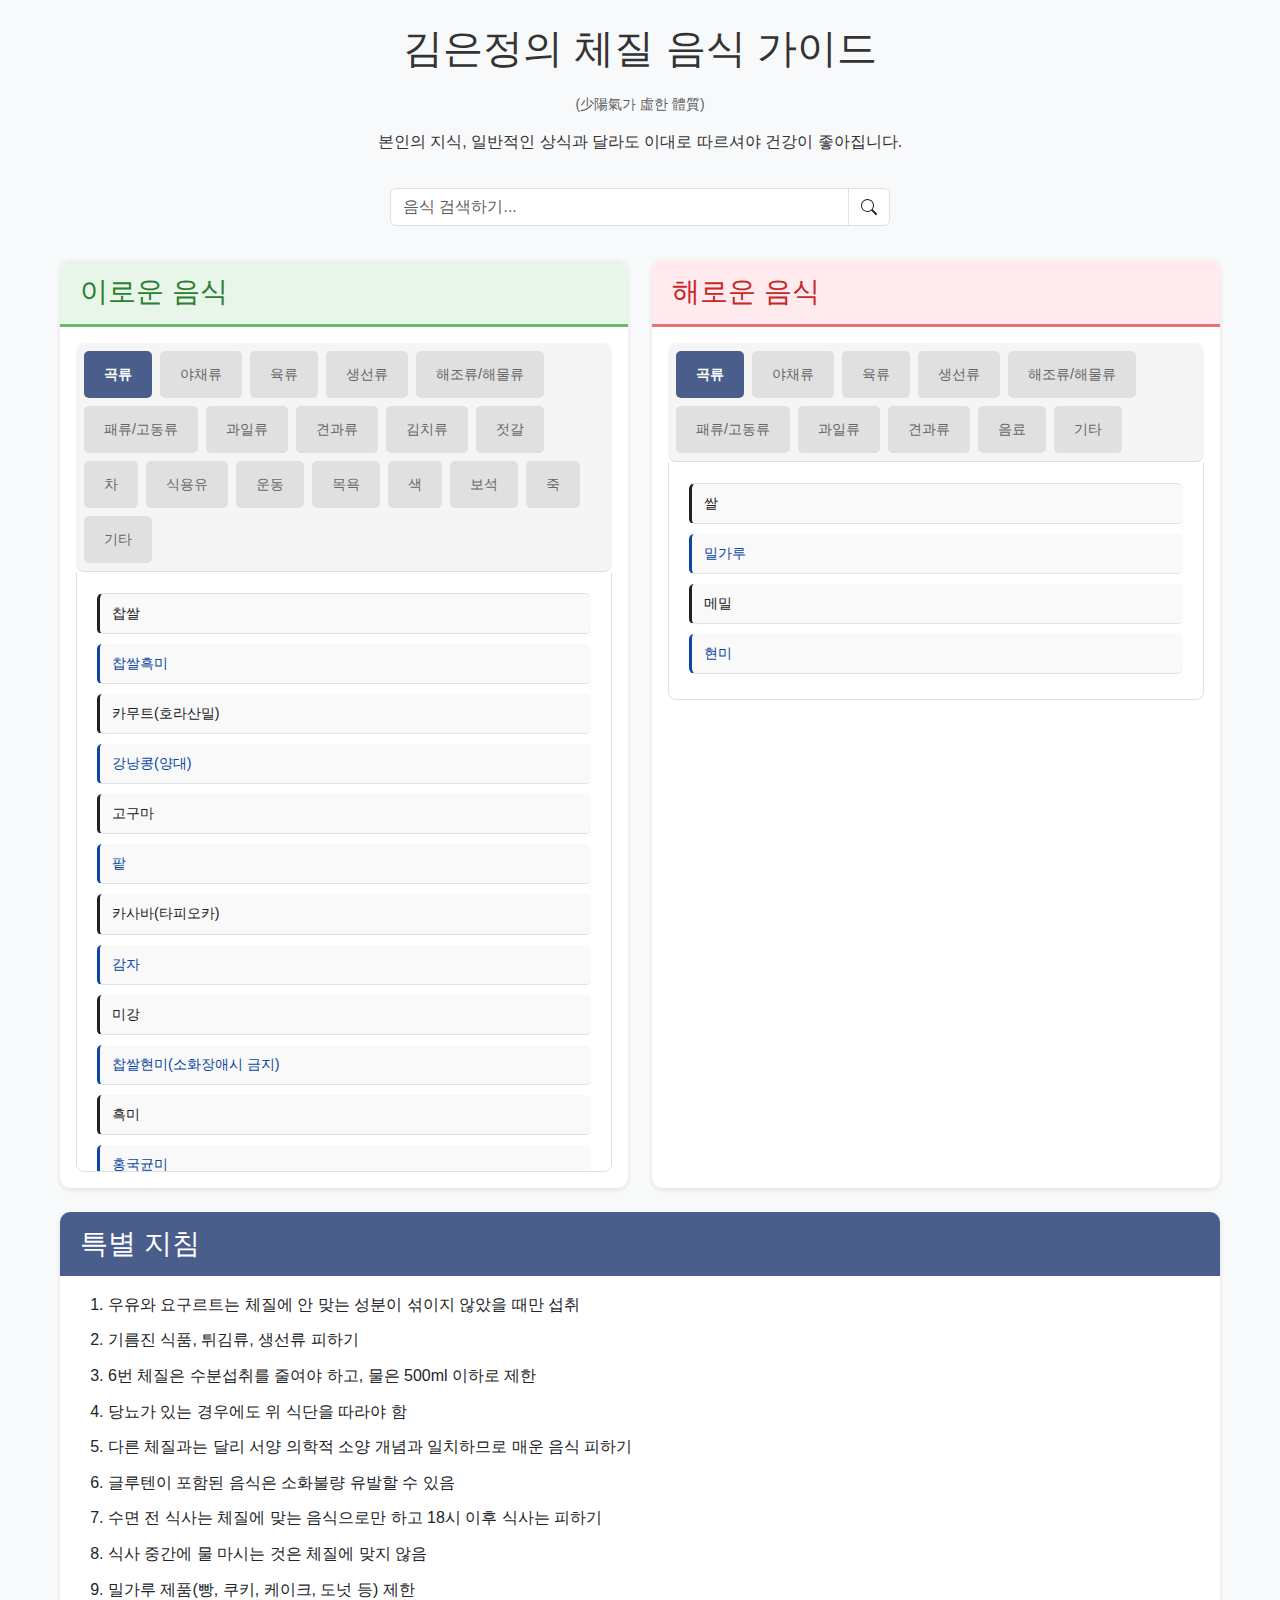
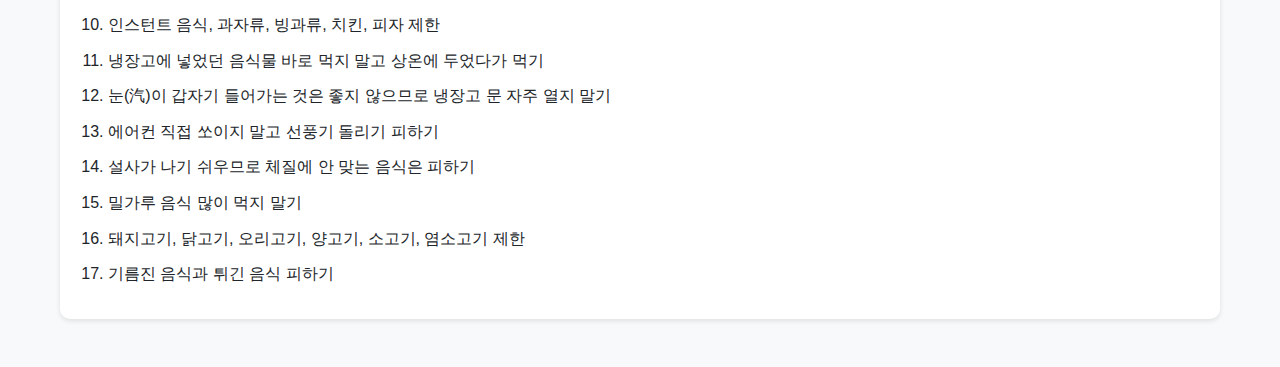
<file: index.html>
<!DOCTYPE html>
<html lang="ko">
<head>
    <meta charset="UTF-8">
    <meta name="viewport" content="width=device-width, initial-scale=1.0">
    <base href=".">
    <title>김은정의 체질 음식 가이드</title>
    <link href="https://cdn.jsdelivr.net/npm/bootstrap@5.1.3/dist/css/bootstrap.min.css" rel="stylesheet">
    <link href="static/style.css" rel="stylesheet">
</head>
<body>
    <div class="container py-4">
        <h1 class="text-center mb-4">김은정의 체질 음식 가이드</h1>
        <h2 class="text-center mb-3 text-muted small">(少陽氣가 虛한 體質)</h2>
        <p class="text-center mb-4">본인의 지식, 일반적인 상식과 달라도 이대로 따르셔야 건강이 좋아집니다.</p>
        
        <!-- 검색 기능 -->
        <div class="search-container mb-4">
            <div class="input-group">
                <input type="text" id="searchInput" class="form-control" placeholder="음식 검색하기...">
                <span class="input-group-text bg-white">
                    <svg xmlns="http://www.w3.org/2000/svg" width="16" height="16" fill="currentColor" class="bi bi-search" viewBox="0 0 16 16">
                        <path d="M11.742 10.344a6.5 6.5 0 1 0-1.397 1.398h-.001c.03.04.062.078.098.115l3.85 3.85a1 1 0 0 0 1.415-1.414l-3.85-3.85a1.007 1.007 0 0 0-.115-.1zM12 6.5a5.5 5.5 0 1 1-11 0 5.5 5.5 0 0 1 11 0z"/>
                    </svg>
                </span>
            </div>
        </div>

        <!-- 음식 목록 -->
        <div class="row">
            <!-- 이로운 음식 -->
            <div class="col-md-6 mb-4">
                <div class="card h-100">
                    <div class="card-header bg-success text-white">
                        <h3 class="card-title mb-0">이로운 음식</h3>
                    </div>
                    <div class="card-body">
                        <!-- 카테고리 탭 -->
                        <ul class="nav nav-tabs" id="goodFoodTabs" role="tablist">
                            <li class="nav-item" role="presentation">
                                <button class="nav-link active" data-bs-toggle="tab" data-bs-target="#good-grain" type="button">곡류</button>
                            </li>
                            <li class="nav-item" role="presentation">
                                <button class="nav-link" data-bs-toggle="tab" data-bs-target="#good-vegetable" type="button">야채류</button>
                            </li>
                            <li class="nav-item" role="presentation">
                                <button class="nav-link" data-bs-toggle="tab" data-bs-target="#good-meat" type="button">육류</button>
                            </li>
                            <li class="nav-item" role="presentation">
                                <button class="nav-link" data-bs-toggle="tab" data-bs-target="#good-fish" type="button">생선류</button>
                            </li>
                            <li class="nav-item" role="presentation">
                                <button class="nav-link" data-bs-toggle="tab" data-bs-target="#good-seafood" type="button">해조류/해물류</button>
                            </li>
                            <li class="nav-item" role="presentation">
                                <button class="nav-link" data-bs-toggle="tab" data-bs-target="#good-shellfish" type="button">패류/고동류</button>
                            </li>
                            <li class="nav-item" role="presentation">
                                <button class="nav-link" data-bs-toggle="tab" data-bs-target="#good-fruit" type="button">과일류</button>
                            </li>
                            <li class="nav-item" role="presentation">
                                <button class="nav-link" data-bs-toggle="tab" data-bs-target="#good-nuts" type="button">견과류</button>
                            </li>
                            <li class="nav-item" role="presentation">
                                <button class="nav-link" data-bs-toggle="tab" data-bs-target="#good-kimchi" type="button">김치류</button>
                            </li>
                            <li class="nav-item" role="presentation">
                                <button class="nav-link" data-bs-toggle="tab" data-bs-target="#good-jjot" type="button">젓갈</button>
                            </li>
                            <li class="nav-item" role="presentation">
                                <button class="nav-link" data-bs-toggle="tab" data-bs-target="#good-tea" type="button">차</button>
                            </li>
                            <li class="nav-item" role="presentation">
                                <button class="nav-link" data-bs-toggle="tab" data-bs-target="#good-oil" type="button">식용유</button>
                            </li>
                            <li class="nav-item" role="presentation">
                                <button class="nav-link" data-bs-toggle="tab" data-bs-target="#good-exercise" type="button">운동</button>
                            </li>
                            <li class="nav-item" role="presentation">
                                <button class="nav-link" data-bs-toggle="tab" data-bs-target="#good-bath" type="button">목욕</button>
                            </li>
                            <li class="nav-item" role="presentation">
                                <button class="nav-link" data-bs-toggle="tab" data-bs-target="#good-color" type="button">색</button>
                            </li>
                            <li class="nav-item" role="presentation">
                                <button class="nav-link" data-bs-toggle="tab" data-bs-target="#good-jewelry" type="button">보석</button>
                            </li>
                            <li class="nav-item" role="presentation">
                                <button class="nav-link" data-bs-toggle="tab" data-bs-target="#good-porridge" type="button">죽</button>
                            </li>
                            <li class="nav-item" role="presentation">
                                <button class="nav-link" data-bs-toggle="tab" data-bs-target="#good-etc" type="button">기타</button>
                            </li>
                        </ul>
                        <!-- 탭 내용 -->
                        <div class="tab-content pt-3" id="goodFoodTabContent">
                            <div class="tab-pane fade show active" id="good-grain" role="tabpanel">
                                <div id="goodFoodgrain"></div>
                            </div>
                            <div class="tab-pane fade" id="good-vegetable" role="tabpanel">
                                <div id="goodFoodvegetable"></div>
                            </div>
                            <div class="tab-pane fade" id="good-meat" role="tabpanel">
                                <div id="goodFoodmeat"></div>
                            </div>
                            <div class="tab-pane fade" id="good-fish" role="tabpanel">
                                <div id="goodFoodfish"></div>
                            </div>
                            <div class="tab-pane fade" id="good-seafood" role="tabpanel">
                                <div id="goodFoodseafood"></div>
                            </div>
                            <div class="tab-pane fade" id="good-shellfish" role="tabpanel">
                                <div id="goodFoodshellfish"></div>
                            </div>
                            <div class="tab-pane fade" id="good-fruit" role="tabpanel">
                                <div id="goodFoodfruit"></div>
                            </div>
                            <div class="tab-pane fade" id="good-nuts" role="tabpanel">
                                <div id="goodFoodnuts"></div>
                            </div>
                            <div class="tab-pane fade" id="good-kimchi" role="tabpanel">
                                <div id="goodFoodkimchi"></div>
                            </div>
                            <div class="tab-pane fade" id="good-jjot" role="tabpanel">
                                <div id="goodFoodjjot"></div>
                            </div>
                            <div class="tab-pane fade" id="good-tea" role="tabpanel">
                                <div id="goodFoodtea"></div>
                            </div>
                            <div class="tab-pane fade" id="good-oil" role="tabpanel">
                                <div id="goodFoodoil"></div>
                            </div>
                            <div class="tab-pane fade" id="good-exercise" role="tabpanel">
                                <div id="goodFoodexercise"></div>
                            </div>
                            <div class="tab-pane fade" id="good-bath" role="tabpanel">
                                <div id="goodFoodbath"></div>
                            </div>
                            <div class="tab-pane fade" id="good-color" role="tabpanel">
                                <div id="goodFoodcolor"></div>
                            </div>
                            <div class="tab-pane fade" id="good-jewelry" role="tabpanel">
                                <div id="goodFoodjewelry"></div>
                            </div>
                            <div class="tab-pane fade" id="good-porridge" role="tabpanel">
                                <div id="goodFoodporridge"></div>
                            </div>
                            <div class="tab-pane fade" id="good-etc" role="tabpanel">
                                <div id="goodFoodetc"></div>
                            </div>
                        </div>
                    </div>
                </div>
            </div>
            
            <!-- 해로운 음식 -->
            <div class="col-md-6 mb-4">
                <div class="card h-100">
                    <div class="card-header bg-danger text-white">
                        <h3 class="card-title mb-0">해로운 음식</h3>
                    </div>
                    <div class="card-body">
                        <!-- 카테고리 탭 -->
                        <ul class="nav nav-tabs" id="badFoodTabs" role="tablist">
                            <li class="nav-item" role="presentation">
                                <button class="nav-link active" data-bs-toggle="tab" data-bs-target="#bad-grain" type="button">곡류</button>
                            </li>
                            <li class="nav-item" role="presentation">
                                <button class="nav-link" data-bs-toggle="tab" data-bs-target="#bad-vegetable" type="button">야채류</button>
                            </li>
                            <li class="nav-item" role="presentation">
                                <button class="nav-link" data-bs-toggle="tab" data-bs-target="#bad-meat" type="button">육류</button>
                            </li>
                            <li class="nav-item" role="presentation">
                                <button class="nav-link" data-bs-toggle="tab" data-bs-target="#bad-fish" type="button">생선류</button>
                            </li>
                            <li class="nav-item" role="presentation">
                                <button class="nav-link" data-bs-toggle="tab" data-bs-target="#bad-seafood" type="button">해조류/해물류</button>
                            </li>
                            <li class="nav-item" role="presentation">
                                <button class="nav-link" data-bs-toggle="tab" data-bs-target="#bad-shellfish" type="button">패류/고동류</button>
                            </li>
                            <li class="nav-item" role="presentation">
                                <button class="nav-link" data-bs-toggle="tab" data-bs-target="#bad-fruit" type="button">과일류</button>
                            </li>
                            <li class="nav-item" role="presentation">
                                <button class="nav-link" data-bs-toggle="tab" data-bs-target="#bad-nuts" type="button">견과류</button>
                            </li>
                            <li class="nav-item" role="presentation">
                                <button class="nav-link" data-bs-toggle="tab" data-bs-target="#bad-drink" type="button">음료</button>
                            </li>
                            <li class="nav-item" role="presentation">
                                <button class="nav-link" data-bs-toggle="tab" data-bs-target="#bad-etc" type="button">기타</button>
                            </li>
                        </ul>
                        <!-- 탭 내용 -->
                        <div class="tab-content pt-3" id="badFoodTabContent">
                            <div class="tab-pane fade show active" id="bad-grain" role="tabpanel">
                                <div id="badFoodgrain"></div>
                            </div>
                            <div class="tab-pane fade" id="bad-vegetable" role="tabpanel">
                                <div id="badFoodvegetable"></div>
                            </div>
                            <div class="tab-pane fade" id="bad-meat" role="tabpanel">
                                <div id="badFoodmeat"></div>
                            </div>
                            <div class="tab-pane fade" id="bad-fish" role="tabpanel">
                                <div id="badFoodfish"></div>
                            </div>
                            <div class="tab-pane fade" id="bad-seafood" role="tabpanel">
                                <div id="badFoodseafood"></div>
                            </div>
                            <div class="tab-pane fade" id="bad-shellfish" role="tabpanel">
                                <div id="badFoodshellfish"></div>
                            </div>
                            <div class="tab-pane fade" id="bad-fruit" role="tabpanel">
                                <div id="badFoodfruit"></div>
                            </div>
                            <div class="tab-pane fade" id="bad-nuts" role="tabpanel">
                                <div id="badFoodnuts"></div>
                            </div>
                            <div class="tab-pane fade" id="bad-drink" role="tabpanel">
                                <div id="badFooddrink"></div>
                            </div>
                            <div class="tab-pane fade" id="bad-etc" role="tabpanel">
                                <div id="badFoodetc"></div>
                            </div>
                        </div>
                    </div>
                </div>
            </div>
        </div>

        <!-- 특별 지침 -->
        <div class="card mb-4">
            <div class="card-header bg-info text-white">
                <h3 class="card-title mb-0">특별 지침</h3>
            </div>
            <div class="card-body">
                <ol>
                    <li>우유와 요구르트는 체질에 안 맞는 성분이 섞이지 않았을 때만 섭취</li>
                    <li>기름진 식품, 튀김류, 생선류 피하기</li>
                    <li>6번 체질은 수분섭취를 줄여야 하고, 물은 500ml 이하로 제한</li>
                    <li>당뇨가 있는 경우에도 위 식단을 따라야 함</li>
                    <li>다른 체질과는 달리 서양 의학적 소양 개념과 일치하므로 매운 음식 피하기</li>
                    <li>글루텐이 포함된 음식은 소화불량 유발할 수 있음</li>
                    <li>수면 전 식사는 체질에 맞는 음식으로만 하고 18시 이후 식사는 피하기</li>
                    <li>식사 중간에 물 마시는 것은 체질에 맞지 않음</li>
                    <li>밀가루 제품(빵, 쿠키, 케이크, 도넛 등) 제한</li>
                    <li>인스턴트 음식, 과자류, 빙과류, 치킨, 피자 제한</li>
                    <li>냉장고에 넣었던 음식물 바로 먹지 말고 상온에 두었다가 먹기</li>
                    <li>눈(汽)이 갑자기 들어가는 것은 좋지 않으므로 냉장고 문 자주 열지 말기</li>
                    <li>에어컨 직접 쏘이지 말고 선풍기 돌리기 피하기</li>
                    <li>설사가 나기 쉬우므로 체질에 안 맞는 음식은 피하기</li>
                    <li>밀가루 음식 많이 먹지 말기</li>
                    <li>돼지고기, 닭고기, 오리고기, 양고기, 소고기, 염소고기 제한</li>
                    <li>기름진 음식과 튀긴 음식 피하기</li>
                </ol>
            </div>
        </div>
    </div>

    <!-- JavaScript -->
    <script src="https://cdn.jsdelivr.net/npm/bootstrap@5.1.3/dist/js/bootstrap.bundle.min.js"></script>
    <script src="static/data.js"></script>
    <script src="static/script.js"></script>
</body>
</html>
</file>
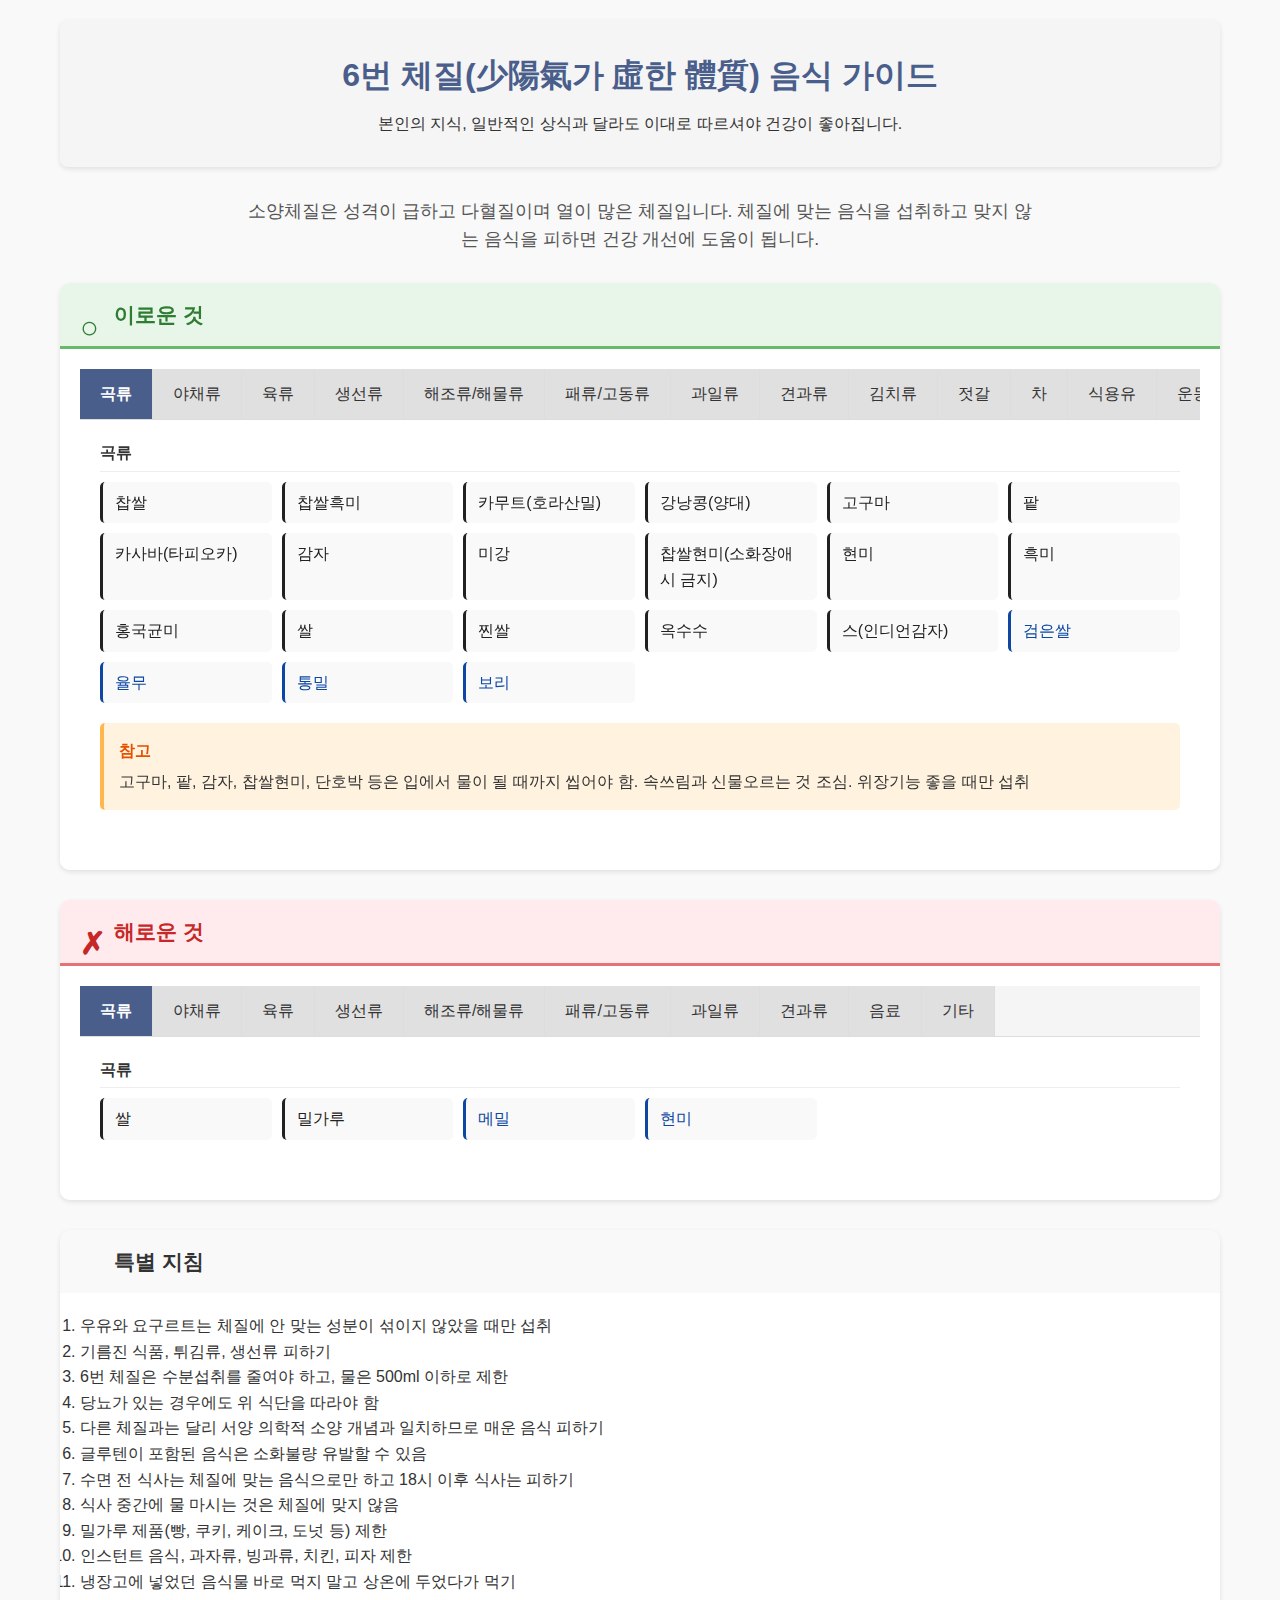
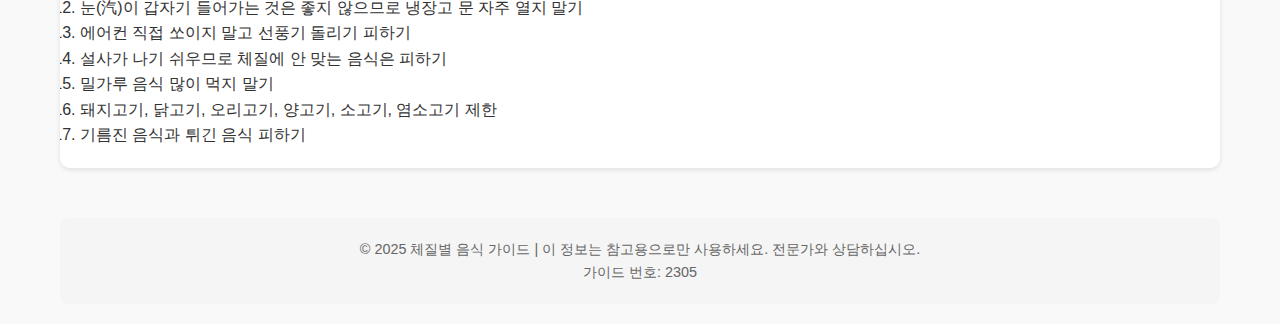
<file: test.html>
<!DOCTYPE html>
<html lang="ko">
<head>
    <meta charset="UTF-8">
    <meta name="viewport" content="width=device-width, initial-scale=1.0">
    <title>6번 체질(소양체질) 음식 가이드</title>
    <style>
        :root {
            --primary-color: #4a5e8c;
            --secondary-color: #8c4a5e;
            --good-bg: #e8f5e9;
            --bad-bg: #ffebee;
            --good-border: #66bb6a;
            --bad-border: #e57373;
            --black-text: #212121;
            --blue-text: #0d47a1;
            --tab-active: #4a5e8c;
            --tab-inactive: #e0e0e0;
            --header-bg: #f5f5f5;
            --box-shadow: 0 2px 5px rgba(0,0,0,0.1);
            --transition: all 0.3s ease;
        }
        
        * {
            margin: 0;
            padding: 0;
            box-sizing: border-box;
            font-family: 'Malgun Gothic', 'Apple SD Gothic Neo', sans-serif;
        }
        
        body {
            background-color: #f9f9f9;
            color: #333;
            line-height: 1.6;
        }
        
        .container {
            max-width: 1200px;
            margin: 0 auto;
            padding: 20px;
        }
        
        header {
            text-align: center;
            padding: 30px 20px;
            background-color: var(--header-bg);
            margin-bottom: 30px;
            border-radius: 8px;
            box-shadow: var(--box-shadow);
        }
        
        h1 {
            font-size: 2em;
            color: var(--primary-color);
            margin-bottom: 10px;
        }
        
        h2 {
            font-size: 1.5em;
            margin: 20px 0 10px;
            color: var(--primary-color);
        }
        
        h3 {
            font-size: 1.2em;
            margin: 15px 0 10px;
        }
        
        .description {
            max-width: 800px;
            margin: 0 auto 30px;
            text-align: center;
            font-size: 1.1em;
            color: #555;
        }
        
        .guide-container {
            display: flex;
            flex-direction: column;
            gap: 30px;
        }
        
        .food-section {
            border-radius: 10px;
            overflow: hidden;
            box-shadow: var(--box-shadow);
        }
        
        .section-header {
            padding: 15px 20px;
            font-size: 1.3em;
            font-weight: bold;
            display: flex;
            align-items: center;
        }
        
        .good-header {
            background-color: var(--good-bg);
            color: #2e7d32;
            border-bottom: 3px solid var(--good-border);
        }
        
        .bad-header {
            background-color: var(--bad-bg);
            color: #c62828;
            border-bottom: 3px solid var(--bad-border);
        }
        
        .section-header::before {
            content: "";
            display: inline-block;
            width: 24px;
            height: 24px;
            margin-right: 10px;
            background-size: contain;
            background-repeat: no-repeat;
        }
        
        .good-header::before {
            content: "○";
            color: #2e7d32;
            font-size: 1.5em;
        }
        
        .bad-header::before {
            content: "✗";
            color: #c62828;
            font-size: 1.5em;
        }
        
        .content-container {
            background-color: white;
            padding: 20px;
        }
        
        /* Tabs */
        .tabs {
            display: flex;
            overflow-x: auto;
            border-bottom: 1px solid #ddd;
            background-color: #f5f5f5;
        }
        
        .tab {
            padding: 12px 20px;
            cursor: pointer;
            white-space: nowrap;
            background-color: var(--tab-inactive);
            transition: var(--transition);
            border-right: 1px solid #ddd;
        }
        
        .tab:hover {
            background-color: #f0f0f0;
        }
        
        .tab.active {
            background-color: var(--tab-active);
            color: white;
            font-weight: bold;
        }
        
        .tab-content {
            display: none;
            padding: 20px;
        }
        
        .tab-content.active {
            display: block;
        }
        
        /* Food items */
        .food-category {
            margin-bottom: 20px;
        }
        
        .category-title {
            font-weight: bold;
            margin-bottom: 10px;
            padding-bottom: 5px;
            border-bottom: 1px solid #eee;
        }
        
        .food-list {
            display: grid;
            grid-template-columns: repeat(auto-fill, minmax(150px, 1fr));
            gap: 10px;
        }
        
        .food-item {
            padding: 8px 12px;
            border-radius: 5px;
            background-color: #f9f9f9;
            transition: var(--transition);
            border-left: 3px solid transparent;
        }
        
        .food-item:hover {
            transform: translateY(-2px);
            box-shadow: 0 2px 5px rgba(0,0,0,0.1);
        }
        
        .black-text {
            color: var(--black-text);
            border-left-color: var(--black-text);
        }
        
        .blue-text {
            color: var(--blue-text);
            border-left-color: var(--blue-text);
        }
        
        .note-box {
            background-color: #fff3e0;
            padding: 15px;
            border-radius: 5px;
            margin: 20px 0;
            border-left: 4px solid #ffb74d;
        }
        
        .note-title {
            font-weight: bold;
            margin-bottom: 5px;
            color: #e65100;
        }
        
        footer {
            text-align: center;
            margin-top: 50px;
            padding: 20px;
            background-color: var(--header-bg);
            border-radius: 8px;
            font-size: 0.9em;
            color: #666;
        }
        
        @media (max-width: 768px) {
            .food-list {
                grid-template-columns: repeat(auto-fill, minmax(120px, 1fr));
            }
            
            .tabs {
                flex-wrap: wrap;
            }
            
            .tab {
                flex-grow: 1;
                text-align: center;
            }
        }
    </style>
</head>
<body>
    <div class="container">
        <header>
            <h1>6번 체질(少陽氣가 虛한 體質) 음식 가이드</h1>
            <p>본인의 지식, 일반적인 상식과 달라도 이대로 따르셔야 건강이 좋아집니다.</p>
        </header>
        
        <div class="description">
            <p>소양체질은 성격이 급하고 다혈질이며 열이 많은 체질입니다. 체질에 맞는 음식을 섭취하고 맞지 않는 음식을 피하면 건강 개선에 도움이 됩니다.</p>
        </div>
        
        <div class="guide-container">
            <!-- 이로운 것 섹션 -->
            <div class="food-section">
                <div class="section-header good-header">
                    이로운 것
                </div>
                <div class="content-container">
                    <div class="tabs good-tabs">
                        <div class="tab active" data-target="good-grain">곡류</div>
                        <div class="tab" data-target="good-vegetable">야채류</div>
                        <div class="tab" data-target="good-meat">육류</div>
                        <div class="tab" data-target="good-fish">생선류</div>
                        <div class="tab" data-target="good-seafood">해조류/해물류</div>
                        <div class="tab" data-target="good-shellfish">패류/고동류</div>
                        <div class="tab" data-target="good-fruit">과일류</div>
                        <div class="tab" data-target="good-nuts">견과류</div>
                        <div class="tab" data-target="good-kimchi">김치류</div>
                        <div class="tab" data-target="good-jjot">젓갈</div>
                        <div class="tab" data-target="good-drink">차</div>
                        <div class="tab" data-target="good-oil">식용유</div>
                        <div class="tab" data-target="good-exercise">운동</div>
                        <div class="tab" data-target="good-bath">목욕</div>
                        <div class="tab" data-target="good-color">색</div>
                        <div class="tab" data-target="good-jewelry">보석</div>
                        <div class="tab" data-target="good-porridge">죽</div>
                        <div class="tab" data-target="good-etc">기타</div>
                    </div>
                    
                    <div class="tab-content active" id="good-grain">
                        <div class="food-category">
                            <div class="category-title">곡류</div>
                            <div class="food-list">
                                <div class="food-item black-text">찹쌀</div>
                                <div class="food-item black-text">찹쌀흑미</div>
                                <div class="food-item black-text">카무트(호라산밀)</div>
                                <div class="food-item black-text">강낭콩(양대)</div>
                                <div class="food-item black-text">고구마</div>
                                <div class="food-item black-text">팥</div>
                                <div class="food-item black-text">카사바(타피오카)</div>
                                <div class="food-item black-text">감자</div>
                                <div class="food-item black-text">미강</div>
                                <div class="food-item black-text">찹쌀현미(소화장애시 금지)</div>
                                <div class="food-item black-text">현미</div>
                                <div class="food-item black-text">흑미</div>
                                <div class="food-item black-text">홍국균미</div>
                                <div class="food-item black-text">쌀</div>
                                <div class="food-item black-text">찐쌀</div>
                                <div class="food-item black-text">옥수수</div>
                                <div class="food-item black-text">스(인디언감자)</div>
                                <div class="food-item blue-text">검은쌀</div>
                                <div class="food-item blue-text">율무</div>
                                <div class="food-item blue-text">통밀</div>
                                <div class="food-item blue-text">보리</div>
                            </div>
                            <div class="note-box">
                                <div class="note-title">참고</div>
                                <p>고구마, 팥, 감자, 찹쌀현미, 단호박 등은 입에서 물이 될 때까지 씹어야 함. 속쓰림과 신물오르는 것 조심. 위장기능 좋을 때만 섭취</p>
                            </div>
                        </div>
                    </div>
                    
                    <div class="tab-content" id="good-vegetable">
                        <div class="food-category">
                            <div class="category-title">야채류</div>
                            <div class="food-list">
                                <div class="food-item black-text">서목태(쥐눈이콩)</div>
                                <div class="food-item black-text">흑태(콩자반콩)</div>
                                <div class="food-item black-text">이집트콩(병아리콩)</div>
                                <div class="food-item black-text">우엉</div>
                                <div class="food-item black-text">참깨</div>
                                <div class="food-item black-text">아보카도</div>
                                <div class="food-item black-text">땅콩호박</div>
                                <div class="food-item black-text">단호박(호박은 안됨)</div>
                                <div class="food-item black-text">파</div>
                                <div class="food-item black-text">양파</div>
                                <div class="food-item black-text">마늘</div>
                                <div class="food-item black-text">마늘대</div>
                                <div class="food-item black-text">고추</div>
                                <div class="food-item black-text">생강</div>
                                <div class="food-item black-text">흑생강</div>
                                <div class="food-item black-text">겨자</div>
                                <div class="food-item black-text">후추</div>
                                <div class="food-item black-text">산초</div>
                                <div class="food-item black-text">제피</div>
                                <div class="food-item black-text">강황(카레)</div>
                                <div class="food-item black-text">부추(정구지)</div>
                                <div class="food-item black-text">갓</div>
                                <div class="food-item black-text">명이나물</div>
                                <div class="food-item black-text">냉이</div>
                                <div class="food-item black-text">달래</div>
                                <div class="food-item black-text">삼채</div>
                                <div class="food-item black-text">릭</div>
                                <div class="food-item black-text">창출나물</div>
                                <div class="food-item black-text">피망</div>
                                <div class="food-item black-text">파프리카</div>
                                <div class="food-item black-text">고추냉이(와사비)</div>
                                <div class="food-item black-text">염교(학교)</div>
                                <div class="food-item black-text">청겨자잎</div>
                                <div class="food-item black-text">적겨자잎</div>
                                <div class="food-item black-text">가중나물(가죽)</div>
                                <div class="food-item black-text">양하</div>
                                <div class="food-item blue-text">무</div>
                                <div class="food-item blue-text">브로콜리</div>
                                <div class="food-item blue-text">시금치</div>
                                <div class="food-item blue-text">연근</div>
                                <div class="food-item blue-text">오이</div>
                                <div class="food-item blue-text">우엉</div>
                                <div class="food-item blue-text">호박</div>
                                <div class="food-item blue-text">여주</div>
                                <div class="food-item blue-text">고추잎</div>
                                <div class="food-item blue-text">쑥</div>
                                <div class="food-item blue-text">취나물</div>
                                <div class="food-item blue-text">곰취</div>
                                <div class="food-item blue-text">원추리나물</div>
                                <div class="food-item blue-text">근대</div>
                                <div class="food-item blue-text">섬초</div>
                                <div class="food-item blue-text">포항초</div>
                                <div class="food-item blue-text">고사리</div>
                                <div class="food-item blue-text">양배추</div>
                                <div class="food-item blue-text">방울양배추</div>
                                <div class="food-item blue-text">컬리플라워</div>
                                <div class="food-item blue-text">가지</div>
                                <div class="food-item blue-text">고구마줄기</div>
                                <div class="food-item blue-text">참나물</div>
                                <div class="food-item blue-text">향초(고수)</div>
                                <div class="food-item blue-text">곤드레</div>
                                <div class="food-item blue-text">당귀나물</div>
                                <div class="food-item blue-text">방아</div>
                                <div class="food-item blue-text">깻잎</div>
                                <div class="food-item blue-text">옥수수순</div>
                                <div class="food-item blue-text">열무잎</div>
                                <div class="food-item blue-text">무청</div>
                                <div class="food-item blue-text">차조기(소엽)</div>
                                <div class="food-item blue-text">세발나물(꽃나물)</div>
                                <div class="food-item blue-text">부지갱이(섬쑥부쟁이)</div>
                                <div class="food-item blue-text">아이스플란트(바라후)</div>
                                <div class="food-item blue-text">콩나물</div>
                            </div>
                            <div class="note-box">
                                <div class="note-title">참고</div>
                                <p>속쓰림, 위통, 소화장애, 피부병, 설사 등이 있을 때는 고추, 고추장, 생강, 마늘, 후추, 산초, 제피, 강황, 부추, 갓, 겨자 등 매운 음식 섭취금지</p>
                            </div>
                        </div>
                    </div>
                    
                    <div class="tab-content" id="good-meat">
                        <div class="food-category">
                            <div class="category-title">육류</div>
                            <div class="food-list">
                                <div class="food-item black-text">닭(닭발과 껍질은 안됨)</div>
                                <div class="food-item black-text">개</div>
                                <div class="food-item black-text">염소</div>
                                <div class="food-item black-text">양</div>
                                <div class="food-item black-text">노루</div>
                                <div class="food-item black-text">사슴</div>
                                <div class="food-item black-text">오골계</div>
                                <div class="food-item black-text">꿩</div>
                                <div class="food-item black-text">메추라기</div>
                                <div class="food-item black-text">참새</div>
                                <div class="food-item black-text">칠면조</div>
                                <div class="food-item black-text">토끼</div>
                                <div class="food-item black-text">선지</div>
                                <div class="food-item black-text">계란노른자</div>
                                <div class="food-item black-text">메추리알노른자</div>
                                <div class="food-item black-text">염소유</div>
                                <div class="food-item black-text">산양유</div>
                                <div class="food-item black-text">산양분유</div>
                                <div class="food-item black-text">염소유치즈</div>
                                <div class="food-item black-text">산양유치즈</div>
                                <div class="food-item black-text">소고기</div>
                                <div class="food-item black-text">곰탕</div>
                                <div class="food-item black-text">우유</div>
                                <div class="food-item black-text">요구르트(체질에 맞는 재료가 들어간 것)</div>
                                <div class="food-item black-text">소고기장조림</div>
                                <div class="food-item black-text">소고기육포(아질산나트륨이 들어가지 않은 것)</div>
                                <div class="food-item blue-text">돼지고기</div>
                                <div class="food-item blue-text">닭고기</div>
                                <div class="food-item blue-text">오리고기</div>
                                <div class="food-item blue-text">거위고기</div>
                                <div class="food-item blue-text">염소고기</div>
                            </div>
                            <div class="note-box">
                                <div class="note-title">참고</div>
                                <p>암, 피부병, 자가면역질환, 류마티스, 통풍, 간질환, 심혈관계질환, 비뇨생식기질환, 장실환, 위장장애, 소화불량, 복통, 설사 등이 있을 때는 모든 육류와 유제품을 금해야 함</p>
                                <p>육류를 섭취할 경우 지방질을 제거하고 섭취해야 하며 소화력이 약할 때는 삼계탕, 백숙 등의 국물만 섭취해야 함(기름기 제거)</p>
                            </div>
                        </div>
                    </div>
                    
                    <div class="tab-content" id="good-fish">
                        <div class="food-category">
                            <div class="category-title">생선류</div>
                            <div class="food-list">
                                <div class="food-item black-text">멸치</div>
                                <div class="food-item black-text">뱅어</div>
                                <div class="food-item black-text">미꾸라지</div>
                                <div class="food-item black-text">가물치</div>
                                <div class="food-item black-text">메기(동사리)</div>
                                <div class="food-item black-text">붕어</div>
                                <div class="food-item black-text">잉어</div>
                                <div class="food-item black-text">향어</div>
                                <div class="food-item black-text">각시붕어</div>
                                <div class="food-item black-text">은어</div>
                                <div class="food-item black-text">미노</div>
                                <div class="food-item blue-text">송어</div>
                                <div class="food-item blue-text">황어(숭어)</div>
                                <div class="food-item blue-text">조기</div>
                                <div class="food-item blue-text">삼치</div>
                                <div class="food-item blue-text">방어</div>
                                <div class="food-item blue-text">갈치</div>
                                <div class="food-item blue-text">도미</div>
                                <div class="food-item blue-text">대구</div>
                                <div class="food-item blue-text">연어</div>
                                <div class="food-item blue-text">복어</div>
                                <div class="food-item blue-text">민어</div>
                                <div class="food-item blue-text">꼼치(물텀벙)</div>
                                <div class="food-item blue-text">곤들매기</div>
                                <div class="food-item blue-text">장어</div>
                                <div class="food-item blue-text">뱀장어</div>
                                <div class="food-item blue-text">꾹저구</div>
                                <div class="food-item blue-text">정어리</div>
                                <div class="food-item blue-text">고등어</div>
                                <div class="food-item blue-text">북어포</div>
                                <div class="food-item blue-text">농어</div>
                                <div class="food-item blue-text">명태</div>
                                <div class="food-item blue-text">동태</div>
                                <div class="food-item blue-text">북어</div>
                                <div class="food-item blue-text">가자미</div>
                                <div class="food-item blue-text">광어</div>
                                <div class="food-item blue-text">홍어</div>
                                <div class="food-item blue-text">상어</div>
                                <div class="food-item blue-text">가오리</div>
                                <div class="food-item blue-text">아귀</div>
                            </div>
                        </div>
                    </div>
                    
                    <div class="tab-content" id="good-seafood">
                        <div class="food-category">
                            <div class="category-title">해조류/해물류</div>
                            <div class="food-list">
                                <div class="food-item blue-text">미역</div>
                                <div class="food-item blue-text">다시마</div>
                                <div class="food-item blue-text">김</div>
                                <div class="food-item blue-text">오징어</div>
                                <div class="food-item blue-text">한치</div>
                                <div class="food-item blue-text">문어</div>
                                <div class="food-item blue-text">갑오징어</div>
                                <div class="food-item blue-text">낙지</div>
                                <div class="food-item blue-text">쭈꾸미</div>
                            </div>
                        </div>
                    </div>
                    
                    <div class="tab-content" id="good-shellfish">
                        <div class="food-category">
                            <div class="category-title">패류/고동류</div>
                            <div class="food-list">
                                <div class="food-item black-text">굴</div>
                                <div class="food-item black-text">전복</div>
                                <div class="food-item black-text">홍합</div>
                                <div class="food-item black-text">가리비</div>
                                <div class="food-item black-text">새우</div>
                                <div class="food-item black-text">게</div>
                                <div class="food-item blue-text">바닷가재</div>
                                <div class="food-item blue-text">닭새우</div>
                                <div class="food-item blue-text">킹크랩</div>
                                <div class="food-item blue-text">랍스터</div>
                                <div class="food-item blue-text">대게</div>
                                <div class="food-item blue-text">홍게</div>
                                <div class="food-item blue-text">꽃게</div>
                                <div class="food-item blue-text">영덕게</div>
                                <div class="food-item blue-text">대합</div>
                            </div>
                        </div>
                    </div>
                    
                    <div class="tab-content" id="good-fruit">
                        <div class="food-category">
                            <div class="category-title">과일류</div>
                            <div class="food-list">
                                <div class="food-item black-text">석류</div>
                                <div class="food-item black-text">무화과</div>
                                <div class="food-item black-text">망고</div>
                                <div class="food-item black-text">코코넛</div>
                                <div class="food-item black-text">감</div>
                                <div class="food-item black-text">곶감</div>
                                <div class="food-item black-text">대추</div>
                                <div class="food-item black-text">복분자</div>
                                <div class="food-item black-text">아로니아</div>
                                <div class="food-item black-text">블루베리</div>
                                <div class="food-item black-text">구아바</div>
                                <div class="food-item black-text">체리</div>
                                <div class="food-item black-text">파파야</div>
                                <div class="food-item black-text">망고스틴</div>
                                <div class="food-item black-text">용과</div>
                                <div class="food-item black-text">리치</div>
                                <div class="food-item black-text">패션프루츠</div>
                                <div class="food-item black-text">구기자</div>
                                <div class="food-item black-text">산수유</div>
                                <div class="food-item black-text">오미자</div>
                                <div class="food-item black-text">머루</div>
                                <div class="food-item black-text">다래</div>
                                <div class="food-item black-text">다래</div>
                                <div class="food-item black-text">다래가루</div>
                                <div class="food-item black-text">마가목열매</div>
                                <div class="food-item black-text">매실</div>
                                <div class="food-item black-text">앵두</div>
                                <div class="food-item black-text">버찌</div>
                                <div class="food-item black-text">모과</div>
                                <div class="food-item black-text">귤</div>
                                <div class="food-item black-text">탱자</div>
                                <div class="food-item black-text">자몽</div>
                                <div class="food-item black-text">오렌지</div>
                                <div class="food-item black-text">레몬</div>
                                <div class="food-item black-text">라임</div>
                                <div class="food-item black-text">포도</div>
                                <div class="food-item blue-text">배</div>
                                <div class="food-item blue-text">수박</div>
                                <div class="food-item blue-text">참외</div>
                                <div class="food-item blue-text">딸기</div>
                                <div class="food-item blue-text">바나나</div>
                                <div class="food-item blue-text">키위</div>
                                <div class="food-item blue-text">라즈베리</div>
                                <div class="food-item blue-text">블랙베리</div>
                                <div class="food-item blue-text">그린키위</div>
                                <div class="food-item blue-text">골든키위</div>
                            </div>
                        </div>
                    </div>
                    
                    <div class="tab-content" id="good-nuts">
                        <div class="food-category">
                            <div class="category-title">견과류</div>
                            <div class="food-list">
                                <div class="food-item black-text">아몬드</div>
                                <div class="food-item black-text">캐쉬넛(인도땅콩)</div>
                                <div class="food-item black-text">타이거넛</div>
                                <div class="food-item black-text">사차인치</div>
                                <div class="food-item black-text">피스타치오</div>
                                <div class="food-item black-text">마카다미아</div>
                                <div class="food-item black-text">피칸</div>
                                <div class="food-item black-text">땅콩</div>
                                <div class="food-item black-text">브라질넛</div>
                                <div class="food-item black-text">대추야자씨앗</div>
                                <div class="food-item black-text">코코넛</div>
                                <div class="food-item black-text">올리브</div>
                                <div class="food-item blue-text">호두</div>
                                <div class="food-item blue-text">잣</div>
                                <div class="food-item blue-text">은행</div>
                                <div class="food-item blue-text">밤</div>
                                <div class="food-item blue-text">헤이즐넛</div>
                            </div>
                        </div>
                    </div>
                    
                    <div class="tab-content" id="good-kimchi">
                        <div class="food-category">
                            <div class="category-title">김치류</div>
                            <div class="food-list">
                                <div class="food-item black-text">파김치</div>
                                <div class="food-item black-text">부추김치</div>
                                <div class="food-item black-text">갓김치</div>
                                <div class="food-item blue-text">고추잎김치</div>
                                <div class="food-item blue-text">쑥갓김치</div>
                                <div class="food-item blue-text">곰취김치</div>
                                <div class="food-item blue-text">취나물김치</div>
                                <div class="food-item blue-text">열무김치</div>
                                <div class="food-item blue-text">무청김치</div>
                                <div class="food-item blue-text">파프리카김치</div>
                            </div>
                        </div>
                    </div>
                    
                    <div class="tab-content" id="good-jjot">
                        <div class="food-category">
                            <div class="category-title">젓갈</div>
                            <div class="food-list">
                                <div class="food-item black-text">조기젓</div>
                                <div class="food-item black-text">소라젓</div>
                                <div class="food-item black-text">토하젓</div>
                                <div class="food-item black-text">굴젓</div>
                                <div class="food-item blue-text">명란젓</div>
                                <div class="food-item blue-text">창난젓</div>
                                <div class="food-item blue-text">오징어젓</div>
                            </div>
                        </div>
                    </div>

                    <div class="tab-content" id="good-drink">
                        <div class="food-category">
                            <div class="category-title">차</div>
                            <div class="food-list">
                                <div class="food-item black-text">수정과</div>
                                <div class="food-item black-text">식혜</div>
                                <div class="food-item black-text">유자차</div>
                                <div class="food-item black-text">모과차</div>
                                <div class="food-item black-text">생강차</div>
                                <div class="food-item black-text">계피차</div>
                                <div class="food-item blue-text">헛개나무차</div>
                                <div class="food-item blue-text">녹차</div>
                                <div class="food-item blue-text">보리차</div>
                                <div class="food-item blue-text">옥수수차</div>
                            </div>
                        </div>
                    </div>
                    
                    <div class="tab-content" id="good-oil">
                        <div class="food-category">
                            <div class="category-title">식용유</div>
                            <div class="food-list">
                                <div class="food-item black-text">올리브유</div>
                                <div class="food-item black-text">참기름</div>
                                <div class="food-item black-text">들기름</div>
                                <div class="food-item black-text">홍화유</div>
                                <div class="food-item black-text">해바라기유</div>
                                <div class="food-item black-text">아마씨유</div>
                                <div class="food-item black-text">야자유</div>
                                <div class="food-item blue-text">포도씨유</div>
                                <div class="food-item blue-text">카놀라유</div>
                            </div>
                        </div>
                    </div>

                    <div class="tab-content" id="good-exercise">
                        <div class="food-category">
                            <div class="category-title">운동</div>
                            <div class="food-list">
                                <div class="food-item black-text">수영</div>
                                <div class="food-item black-text">물속걷기</div>
                                <div class="food-item black-text">냉수마찰</div>
                                <div class="food-item black-text">아쿠아로빅</div>
                                <div class="food-item black-text">수구</div>
                                <div class="food-item black-text">사우나</div>
                                <div class="food-item black-text">반신욕</div>
                                <div class="food-item black-text">족욕</div>
                                <div class="food-item black-text">냉온욕</div>
                            </div>
                            <div class="note-box">
                                <div class="note-title">참고</div>
                                <p>운동은 낮 12시 이전, 운동 중 땀을 너무 많이 흘리지 말 것. 물 많이 마시지 않기</p>
                                <p>한증탕, 땀사우나, 찜질방 등이 있으면 수영을 하지 금지</p>
                            </div>
                        </div>
                    </div>

                    <div class="tab-content" id="good-bath">
                        <div class="food-category">
                            <div class="category-title">목욕</div>
                            <div class="food-list">
                                <div class="food-item black-text">냉수목욕(찬물로)</div>
                                <div class="food-item black-text">냉수마찰</div>
                                <div class="food-item blue-text">거품목욕</div>
                                <div class="food-item blue-text">약품목욕</div>
                            </div>
                            <div class="note-box">
                                <div class="note-title">참고</div>
                                <p>거품욕은 하루에 1-2회 하고 잠들기 전에는 수시로 하는 것이 좋음</p>
                            </div>
                        </div>
                    </div>

                    <div class="tab-content" id="good-color">
                        <div class="food-category">
                            <div class="category-title">색</div>
                            <div class="food-list">
                                <div class="food-item black-text">주황색</div>
                                <div class="food-item black-text">분홍색</div>
                                <div class="food-item black-text">핑크색</div>
                                <div class="food-item black-text">노란색</div>
                                <div class="food-item black-text">계통</div>
                            </div>
                        </div>
                    </div>

                    <div class="tab-content" id="good-jewelry">
                        <div class="food-category">
                            <div class="category-title">보석</div>
                            <div class="food-list">
                                <div class="food-item black-text">다이아몬드</div>
                                <div class="food-item black-text">팔찌</div>
                                <div class="food-item black-text">담황색</div>
                                <div class="food-item black-text">호박석</div>
                                <div class="food-item black-text">제백석</div>
                                <div class="food-item black-text">계피자석</div>
                                <div class="food-item black-text">황석</div>
                                <div class="food-item black-text">참새옥</div>
                                <div class="food-item black-text">황철광</div>
                            </div>
                        </div>
                    </div>

                    <div class="tab-content" id="good-porridge">
                        <div class="food-category">
                            <div class="category-title">죽</div>
                            <div class="food-list">
                                <div class="food-item black-text">당호박죽</div>
                                <div class="food-item black-text">팥죽</div>
                                <div class="food-item black-text">단죽</div>
                                <div class="food-item blue-text">강낭콩죽</div>
                                <div class="food-item blue-text">아몬드죽</div>
                                <div class="food-item blue-text">고구마죽</div>
                            </div>
                            <div class="note-box">
                                <div class="note-title">참고</div>
                                <p>죽은 맑게 끓여서 마시듯이 함</p>
                            </div>
                        </div>
                    </div>
                    
                    <div class="tab-content" id="good-etc">
                        <div class="food-category">
                            <div class="category-title">기타</div>
                            <div class="food-list">
                                <div class="food-item black-text">유자</div>
                                <div class="food-item blue-text">식초</div>
                                <div class="food-item blue-text">유기된장</div>
                                <div class="food-item blue-text">된장</div>
                                <div class="food-item blue-text">여주</div>
                                <div class="food-item blue-text">인삼</div>
                                <div class="food-item blue-text">홍삼</div>
                                <div class="food-item blue-text">상심자</div>
                                <div class="food-item blue-text">복령</div>
                                <div class="food-item blue-text">복신</div>
                            </div>
                        </div>
                    </div>
                </div>
            </div>
            
            <!-- 해로운 것 섹션 -->
            <div class="food-section">
                <div class="section-header bad-header">
                    해로운 것
                </div>
                <div class="content-container">
                    <div class="tabs bad-tabs">
                        <div class="tab active" data-target="bad-grain">곡류</div>
                        <div class="tab" data-target="bad-vegetable">야채류</div>
                        <div class="tab" data-target="bad-meat">육류</div>
                        <div class="tab" data-target="bad-fish">생선류</div>
                        <div class="tab" data-target="bad-seafood">해조류/해물류</div>
                        <div class="tab" data-target="bad-shellfish">패류/고동류</div>
                        <div class="tab" data-target="bad-fruit">과일류</div>
                        <div class="tab" data-target="bad-nuts">견과류</div>
                        <div class="tab" data-target="bad-drink">음료</div>
                        <div class="tab" data-target="bad-etc">기타</div>
                    </div>
                    
                    <div class="tab-content active" id="bad-grain">
                        <div class="food-category">
                            <div class="category-title">곡류</div>
                            <div class="food-list">
                                <div class="food-item black-text">쌀</div>
                                <div class="food-item black-text">밀가루</div>
                                <div class="food-item blue-text">메밀</div>
                                <div class="food-item blue-text">현미</div>
                            </div>
                        </div>
                    </div>
                    <div class="tab-content" id="bad-vegetable">
                        <div class="food-category">
                            <div class="category-title">야채류</div>
                            <div class="food-list">
                                <div class="food-item black-text">고추</div>
                                <div class="food-item black-text">생강</div>
                                <div class="food-item black-text">마늘</div>
                                <div class="food-item black-text">파</div>
                                <div class="food-item blue-text">당근</div>
                                <div class="food-item blue-text">토마토</div>
                                <div class="food-item blue-text">가죽나물</div>
                                <div class="food-item blue-text">머위</div>
                                <div class="food-item blue-text">쑥</div>
                            </div>
                        </div>
                    </div>
                    
                    <div class="tab-content" id="bad-meat">
                        <div class="food-category">
                            <div class="category-title">육류</div>
                            <div class="food-list">
                                <div class="food-item black-text">소고기</div>
                                <div class="food-item blue-text">말고기</div>
                                <div class="food-item blue-text">양고기</div>
                                <div class="food-item blue-text">사슴고기</div>
                                <div class="food-item black-text">돼지고기</div>
                                <div class="food-item black-text">산양</div>
                                <div class="food-item black-text">산토끼</div>
                                <div class="food-item black-text">삼겹살</div>
                                <div class="food-item black-text">제육</div>
                                <div class="food-item black-text">돼지목살</div>
                                <div class="food-item black-text">닭고기</div>
                                <div class="food-item black-text">오리고기</div>
                            </div>
                        </div>
                    </div>
                    
                    <div class="tab-content" id="bad-fish">
                        <div class="food-category">
                            <div class="category-title">생선류</div>
                            <div class="food-list">
                                <div class="food-item black-text">장어</div>
                                <div class="food-item black-text">고등어</div>
                                <div class="food-item black-text">참치</div>
                                <div class="food-item blue-text">광어</div>
                                <div class="food-item blue-text">명태</div>
                                <div class="food-item blue-text">갈치</div>
                                <div class="food-item blue-text">대구</div>
                                <div class="food-item blue-text">연어</div>
                                <div class="food-item black-text">복어</div>
                                <div class="food-item black-text">참치</div>
                            </div>
                        </div>
                    </div>
                    
                    <div class="tab-content" id="bad-seafood">
                        <div class="food-category">
                            <div class="category-title">해조류/해물류</div>
                            <div class="food-list">
                                <div class="food-item black-text">미역</div>
                                <div class="food-item black-text">다시마</div>
                                <div class="food-item black-text">톳</div>
                                <div class="food-item black-text">멍게</div>
                                <div class="food-item black-text">해삼자루</div>
                                <div class="food-item black-text">해삼</div>
                            </div>
                        </div>
                    </div>
                    
                    <div class="tab-content" id="bad-shellfish">
                        <div class="food-category">
                            <div class="category-title">패류/고동류</div>
                            <div class="food-list">
                                <div class="food-item black-text">조개류</div>
                                <div class="food-item black-text">굴</div>
                                <div class="food-item black-text">홍합</div>
                                <div class="food-item black-text">바지락</div>
                                <div class="food-item black-text">대합</div>
                                <div class="food-item black-text">소라</div>
                                <div class="food-item black-text">꿀</div>
                                <div class="food-item black-text">우렁</div>
                            </div>
                        </div>
                    </div>
                    
                    <div class="tab-content" id="bad-fruit">
                        <div class="food-category">
                            <div class="category-title">과일류</div>
                            <div class="food-list">
                                <div class="food-item black-text">사과</div>
                                <div class="food-item black-text">복숭아</div>
                                <div class="food-item blue-text">살구</div>
                                <div class="food-item blue-text">참외</div>
                                <div class="food-item blue-text">딸기</div>
                                <div class="food-item blue-text">자두</div>
                                <div class="food-item blue-text">레몬</div>
                                <div class="food-item blue-text">오렌지</div>
                                <div class="food-item blue-text">자몽</div>
                                <div class="food-item black-text">망고</div>
                                <div class="food-item black-text">청포도</div>
                                <div class="food-item black-text">자몽</div>
                                <div class="food-item black-text">오렌지</div>
                                <div class="food-item black-text">천도복숭아</div>
                                <div class="food-item black-text">토란</div>
                                <div class="food-item black-text">판식고</div>
                                <div class="food-item black-text">올리브</div>
                                <div class="food-item black-text">파인애플</div>
                                <div class="food-item black-text">한라봉</div>
                            </div>
                        </div>
                    </div>
                    
                    <div class="tab-content" id="bad-nuts">
                        <div class="food-category">
                            <div class="category-title">견과류</div>
                            <div class="food-list">
                                <div class="food-item black-text">은행</div>
                                <div class="food-item black-text">캐슈넛</div>
                                <div class="food-item blue-text">해바라기씨</div>
                                <div class="food-item blue-text">들깨</div>
                                <div class="food-item black-text">땅콩</div>
                            </div>
                        </div>
                    </div>
                    
                    <div class="tab-content" id="bad-drink">
                        <div class="food-category">
                            <div class="category-title">음료</div>
                            <div class="food-list">
                                <div class="food-item black-text">커피</div>
                                <div class="food-item black-text">홍차</div>
                                <div class="food-item black-text">알코올류</div>
                                <div class="food-item blue-text">탄산음료</div>
                                <div class="food-item blue-text">과일주스</div>
                                <div class="food-item black-text">뽕잎차</div>
                                <div class="food-item black-text">결명자차</div>
                                <div class="food-item black-text">녹차</div>
                                <div class="food-item black-text">유자차</div>
                                <div class="food-item black-text">매실차</div>
                            </div>
                        </div>
                    </div>
                    
                    <div class="tab-content" id="bad-etc">
                        <div class="food-category">
                            <div class="category-title">기타</div>
                            <div class="food-list">
                                <div class="food-item black-text">설탕</div>
                                <div class="food-item black-text">인공감미료</div>
                                <div class="food-item blue-text">고춧가루</div>
                                <div class="food-item blue-text">후추</div>
                                <div class="food-item blue-text">겨자</div>
                                <div class="food-item blue-text">카레</div>
                                <div class="food-item black-text">꿀</div>
                                <div class="food-item black-text">매실청</div>
                                <div class="food-item black-text">새우젓</div>
                                <div class="food-item black-text">조개젓</div>
                                <div class="food-item black-text">아니스</div>
                                <div class="food-item black-text">가츠오부시</div>
                                <div class="food-item black-text">송화</div>
                                <div class="food-item black-text">밀가루</div>
                                <div class="food-item black-text">검은깨</div>
                                <div class="food-item black-text">들깨가루</div>
                                <div class="food-item black-text">무말랭이</div>
                                <div class="food-item black-text">마늘</div>
                                <div class="food-item black-text">생강</div>
                                <div class="food-item black-text">고춧가루</div>
                                <div class="food-item black-text">양파가루</div>
                                <div class="food-item black-text">파프리카가루</div>
                            </div>
                        </div>
                        
                        <div class="food-category">
                            <div class="category-title">제한 음식</div>
                            <div class="food-list">
                                <div class="food-item black-text">꿩</div>
                                <div class="food-item black-text">타조</div>
                                <div class="food-item black-text">산양</div>
                                <div class="food-item black-text">야생토끼</div>
                                <div class="food-item black-text">쌍화탕</div>
                                <div class="food-item black-text">공복에 커피</div>
                                <div class="food-item black-text">녹용</div>
                                <div class="food-item black-text">경옥고</div>
                                <div class="food-item black-text">육포</div>
                                <div class="food-item black-text">육회</div>
                                <div class="food-item black-text">중탕</div>
                                <div class="food-item black-text">설렁탕</div>
                                <div class="food-item black-text">꼬리곰탕</div>
                                <div class="food-item black-text">곰탕</div>
                                <div class="food-item black-text">갈비탕</div>
                                <div class="food-item black-text">대구탕</div>
                                <div class="food-item black-text">매운탕</div>
                                <div class="food-item black-text">생태탕</div>
                                <div class="food-item black-text">동지팥죽</div>
                                <div class="food-item black-text">각종팥죽</div>
                                <div class="food-item black-text">계란국</div>
                                <div class="food-item black-text">두릅나물</div>
                                <div class="food-item black-text">표고버섯</div>
                                <div class="food-item black-text">송이버섯</div>
                                <div class="food-item black-text">팽이버섯</div>
                                <div class="food-item black-text">새송이버섯</div>
                                <div class="food-item black-text">상황버섯</div>
                                <div class="food-item black-text">양송이버섯</div>
                                <div class="food-item black-text">맛버섯</div>
                                <div class="food-item black-text">달걀부침</div>
                                <div class="food-item black-text">맛살</div>
                                <div class="food-item black-text">유부</div>
                                <div class="food-item black-text">곤약</div>
                                <div class="food-item black-text">마른북어</div>
                                <div class="food-item black-text">해물탕</div>
                                <div class="food-item black-text">두부</div>
                                <div class="food-item black-text">녹두</div>
                                <div class="food-item black-text">콩나물국</div>
                                <div class="food-item black-text">청국장</div>
                                <div class="food-item black-text">도라지</div>
                                <div class="food-item black-text">연근</div>
                                <div class="food-item black-text">젤리</div>
                                <div class="food-item black-text">뱀</div>
                                <div class="food-item black-text">벌꿀</div>
                                <div class="food-item black-text">알로에</div>
                                <div class="food-item black-text">흑염소</div>
                                <div class="food-item black-text">죽순</div>
                                <div class="food-item black-text">파전</div>
                                <div class="food-item black-text">감자전</div>
                                <div class="food-item black-text">당면</div>
                                <div class="food-item black-text">튀김</div>
                                <div class="food-item black-text">밀면</div>
                                <div class="food-item black-text">짬뽕</div>
                                <div class="food-item black-text">탕수육</div>
                                <div class="food-item black-text">깍두기</div>
                                <div class="food-item black-text">열무김치</div>
                            </div>
                        </div>
                        <div class="category-title">식용유</div>
                        <div class="food-list">
                            <div class="food-item black-text">올리브유</div>
                            <div class="food-item black-text">참기름</div>
                            <div class="food-item black-text">들기름</div>
                            <div class="food-item black-text">홍화유</div>
                            <div class="food-item black-text">해바라기유</div>
                            <div class="food-item black-text">아마씨유</div>
                            <div class="food-item black-text">야자유</div>
                            <div class="food-item blue-text">포도씨유</div>
                            <div class="food-item blue-text">카놀라유</div>
                        </div>
                    </div>
                </div>

                <div class="tab-content" id="good-exercise">
                    <div class="food-category">
                        <div class="category-title">운동</div>
                        <div class="food-list">
                            <div class="food-item black-text">수영</div>
                            <div class="food-item black-text">물속걷기</div>
                            <div class="food-item black-text">냉수마찰</div>
                            <div class="food-item black-text">아쿠아로빅</div>
                            <div class="food-item black-text">수구</div>
                            <div class="food-item black-text">사우나</div>
                            <div class="food-item black-text">반신욕</div>
                            <div class="food-item black-text">족욕</div>
                            <div class="food-item black-text">냉온욕</div>
                        </div>
                        <div class="note-box">
                            <div class="note-title">참고</div>
                            <p>운동은 낮 12시 이전, 운동 중 땀을 너무 많이 흘리지 말 것. 물 많이 마시지 않기</p>
                            <p>한증탕, 땀사우나, 찜질방 등이 있으면 수영을 하지 금지</p>
                        </div>
                    </div>
                </div>

                <div class="tab-content" id="good-bath">
                    <div class="food-category">
                        <div class="category-title">목욕</div>
                        <div class="food-list">
                            <div class="food-item black-text">냉수목욕(찬물로)</div>
                            <div class="food-item black-text">냉수마찰</div>
                            <div class="food-item blue-text">거품목욕</div>
                            <div class="food-item blue-text">약품목욕</div>
                        </div>
                        <div class="note-box">
                            <div class="note-title">참고</div>
                            <p>거품욕은 하루에 1-2회 하고 잠들기 전에는 수시로 하는 것이 좋음</p>
                        </div>
                    </div>
                </div>

                <div class="tab-content" id="good-color">
                    <div class="food-category">
                        <div class="category-title">색</div>
                        <div class="food-list">
                            <div class="food-item black-text">주황색</div>
                            <div class="food-item black-text">분홍색</div>
                            <div class="food-item black-text">핑크색</div>
                            <div class="food-item black-text">노란색</div>
                            <div class="food-item black-text">계통</div>
                        </div>
                    </div>
                </div>

                <div class="tab-content" id="good-jewelry">
                    <div class="food-category">
                        <div class="category-title">보석</div>
                        <div class="food-list">
                            <div class="food-item black-text">다이아몬드</div>
                            <div class="food-item black-text">팔찌</div>
                            <div class="food-item black-text">담황색</div>
                            <div class="food-item black-text">호박석</div>
                            <div class="food-item black-text">제백석</div>
                            <div class="food-item black-text">계피자석</div>
                            <div class="food-item black-text">황석</div>
                            <div class="food-item black-text">참새옥</div>
                            <div class="food-item black-text">황철광</div>
                        </div>
                    </div>
                </div>

                <div class="tab-content" id="good-porridge">
                    <div class="food-category">
                        <div class="category-title">죽</div>
                        <div class="food-list">
                            <div class="food-item black-text">당호박죽</div>
                            <div class="food-item black-text">팥죽</div>
                            <div class="food-item black-text">단죽</div>
                            <div class="food-item blue-text">강낭콩죽</div>
                            <div class="food-item blue-text">아몬드죽</div>
                            <div class="food-item blue-text">고구마죽</div>
                        </div>
                        <div class="note-box">
                            <div class="note-title">참고</div>
                            <p>죽은 맑게 끓여서 마시듯이 함</p>
                        </div>
                    </div>
                </div>
                
                <div class="tab-content" id="good-etc">
                    <div class="food-category">
                        <div class="category-title">기타</div>
                        <div class="food-list">
                            <div class="food-item black-text">유자</div>
                            <div class="food-item blue-text">식초</div>
                            <div class="food-item blue-text">유기된장</div>
                            <div class="food-item blue-text">된장</div>
                            <div class="food-item blue-text">여주</div>
                            <div class="food-item blue-text">인삼</div>
                            <div class="food-item blue-text">홍삼</div>
                            <div class="food-item blue-text">상심자</div>
                            <div class="food-item blue-text">복령</div>
                            <div class="food-item blue-text">복신</div>
                        </div>
                    </div>
                </div>
            </div>
            
            <div class="food-section">
                <div class="section-header">
                    특별 지침
                </div>
                <div class="content-container">
                    <ol>
                        <li>우유와 요구르트는 체질에 안 맞는 성분이 섞이지 않았을 때만 섭취</li>
                        <li>기름진 식품, 튀김류, 생선류 피하기</li>
                        <li>6번 체질은 수분섭취를 줄여야 하고, 물은 500ml 이하로 제한</li>
                        <li>당뇨가 있는 경우에도 위 식단을 따라야 함</li>
                        <li>다른 체질과는 달리 서양 의학적 소양 개념과 일치하므로 매운 음식 피하기</li>
                        <li>글루텐이 포함된 음식은 소화불량 유발할 수 있음</li>
                        <li>수면 전 식사는 체질에 맞는 음식으로만 하고 18시 이후 식사는 피하기</li>
                        <li>식사 중간에 물 마시는 것은 체질에 맞지 않음</li>
                        <li>밀가루 제품(빵, 쿠키, 케이크, 도넛 등) 제한</li>
                        <li>인스턴트 음식, 과자류, 빙과류, 치킨, 피자 제한</li>
                        <li>냉장고에 넣었던 음식물 바로 먹지 말고 상온에 두었다가 먹기</li>
                        <li>눈(汽)이 갑자기 들어가는 것은 좋지 않으므로 냉장고 문 자주 열지 말기</li>
                        <li>에어컨 직접 쏘이지 말고 선풍기 돌리기 피하기</li>
                        <li>설사가 나기 쉬우므로 체질에 안 맞는 음식은 피하기</li>
                        <li>밀가루 음식 많이 먹지 말기</li>
                        <li>돼지고기, 닭고기, 오리고기, 양고기, 소고기, 염소고기 제한</li>
                        <li>기름진 음식과 튀긴 음식 피하기</li>
                    </ol>
                </div>
            </div>
        </div>
        
        <footer>
            <p>© 2025 체질별 음식 가이드 | 이 정보는 참고용으로만 사용하세요. 전문가와 상담하십시오.</p>
            <p>가이드 번호: 2305</p>
        </footer>
    </div>

    <script>
        document.addEventListener('DOMContentLoaded', function() {
            // 탭 전환 기능
            const tabs = document.querySelectorAll('.tab');
            
            tabs.forEach(tab => {
                tab.addEventListener('click', function() {
                    const targetId = this.getAttribute('data-target');
                    const tabContainer = this.closest('.tabs');
                    const contentContainer = this.closest('.content-container');
                    
                    // 같은 탭 컨테이너 내의 모든 탭에서 active 클래스 제거
                    tabContainer.querySelectorAll('.tab').forEach(t => {
                        t.classList.remove('active');
                    });
                    
                    // 클릭된 탭에 active 클래스 추가
                    this.classList.add('active');
                    
                    // 모든 탭 콘텐츠를 숨김
                    contentContainer.querySelectorAll('.tab-content').forEach(content => {
                        content.classList.remove('active');
                    });
                    
                    // 해당 탭 콘텐츠만 표시
                    document.getElementById(targetId).classList.add('active');
                });
            });
        });
    </script>
</body>
</html>
</file>
<file: static/style.css>
:root {
    --primary-color: #4a5e8c;
    --secondary-color: #8c4a5e;
    --good-bg: #e8f5e9;
    --bad-bg: #ffebee;
    --good-border: #66bb6a;
    --bad-border: #e57373;
    --black-text: #212121;
    --blue-text: #0d47a1;
    --tab-active: #4a5e8c;
    --tab-inactive: #e0e0e0;
    --header-bg: #f5f5f5;
    --box-shadow: 0 2px 5px rgba(0,0,0,0.1);
    --transition: all 0.3s ease;
}

body {
    background-color: #f8f9fa;
    color: #333;
    font-family: 'Malgun Gothic', 'Apple SD Gothic Neo', sans-serif;
    line-height: 1.6;
}

.container {
    max-width: 1200px;
    margin: 0 auto;
    padding: 20px;
}

.search-container {
    position: sticky;
    top: 0;
    z-index: 1000;
    background-color: #f8f9fa;
    padding: 10px 0;
    max-width: 500px;
    margin: 0 auto;
}

.card {
    border-radius: 10px;
    box-shadow: var(--box-shadow);
    border: none;
    overflow: hidden;
}

.card-header {
    border-bottom: none;
    padding: 15px 20px;
}

.bg-success {
    background-color: var(--good-bg) !important;
    color: #2e7d32 !important;
    border-bottom: 3px solid var(--good-border);
}

.bg-danger {
    background-color: var(--bad-bg) !important;
    color: #c62828 !important;
    border-bottom: 3px solid var(--bad-border);
}

.list-group-item {
    border-left: none;
    border-right: none;
    padding: 8px 12px;
    transition: var(--transition);
    font-size: 0.9rem;
    border-radius: 5px;
    margin: 5px 0;
    background-color: #f9f9f9;
}

.list-group-item:hover {
    transform: translateY(-2px);
    box-shadow: var(--box-shadow);
}

.list-group-item.black-text {
    color: var(--black-text);
    border-left: 3px solid var(--black-text);
}

.list-group-item.blue-text {
    color: var(--blue-text);
    border-left: 3px solid var(--blue-text);
}

.nav-tabs {
    border-bottom: 1px solid #ddd;
    flex-wrap: wrap;
    gap: 0.5rem;
    padding: 0.5rem;
    background-color: #f5f5f5;
    border-radius: 0.5rem;
    overflow-x: auto;
}

.nav-tabs .nav-link {
    padding: 12px 20px;
    color: #666;
    font-size: 0.9rem;
    white-space: nowrap;
    background-color: var(--tab-inactive);
    transition: var(--transition);
    border: none;
    border-radius: 5px;
    margin: 0;
}

.nav-tabs .nav-link:hover {
    background-color: #f0f0f0;
}

.nav-tabs .nav-link.active {
    background-color: var(--tab-active);
    color: white;
    font-weight: bold;
}

.tab-content {
    max-height: 600px;
    overflow-y: auto;
    padding: 20px;
    background-color: white;
    border: 1px solid #dee2e6;
    border-top: none;
    border-radius: 0 0 0.5rem 0.5rem;
}

/* 스크롤바 스타일링 */
.tab-content::-webkit-scrollbar {
    width: 8px;
}

.tab-content::-webkit-scrollbar-track {
    background: #f1f1f1;
    border-radius: 4px;
}

.tab-content::-webkit-scrollbar-thumb {
    background: #888;
    border-radius: 4px;
}

.tab-content::-webkit-scrollbar-thumb:hover {
    background: #555;
}

/* 참고사항 스타일 */
.note-box {
    background-color: #fff3e0;
    padding: 15px;
    border-radius: 5px;
    margin: 20px 0;
    border-left: 4px solid #ffb74d;
}

.note-title {
    font-weight: bold;
    margin-bottom: 5px;
    color: #e65100;
}

/* 특별 지침 스타일 */
.bg-info {
    background-color: var(--primary-color) !important;
}

ol li {
    margin-bottom: 10px;
    line-height: 1.6;
}

@media (max-width: 768px) {
    .container {
        padding: 10px;
    }
    
    h1 {
        font-size: 1.8rem;
    }
    
    .nav-tabs {
        flex-wrap: wrap;
    }
    
    .nav-tabs .nav-link {
        flex-grow: 1;
        text-align: center;
    }
    
    .list-group-item {
        font-size: 0.85rem;
    }
}
</file>
